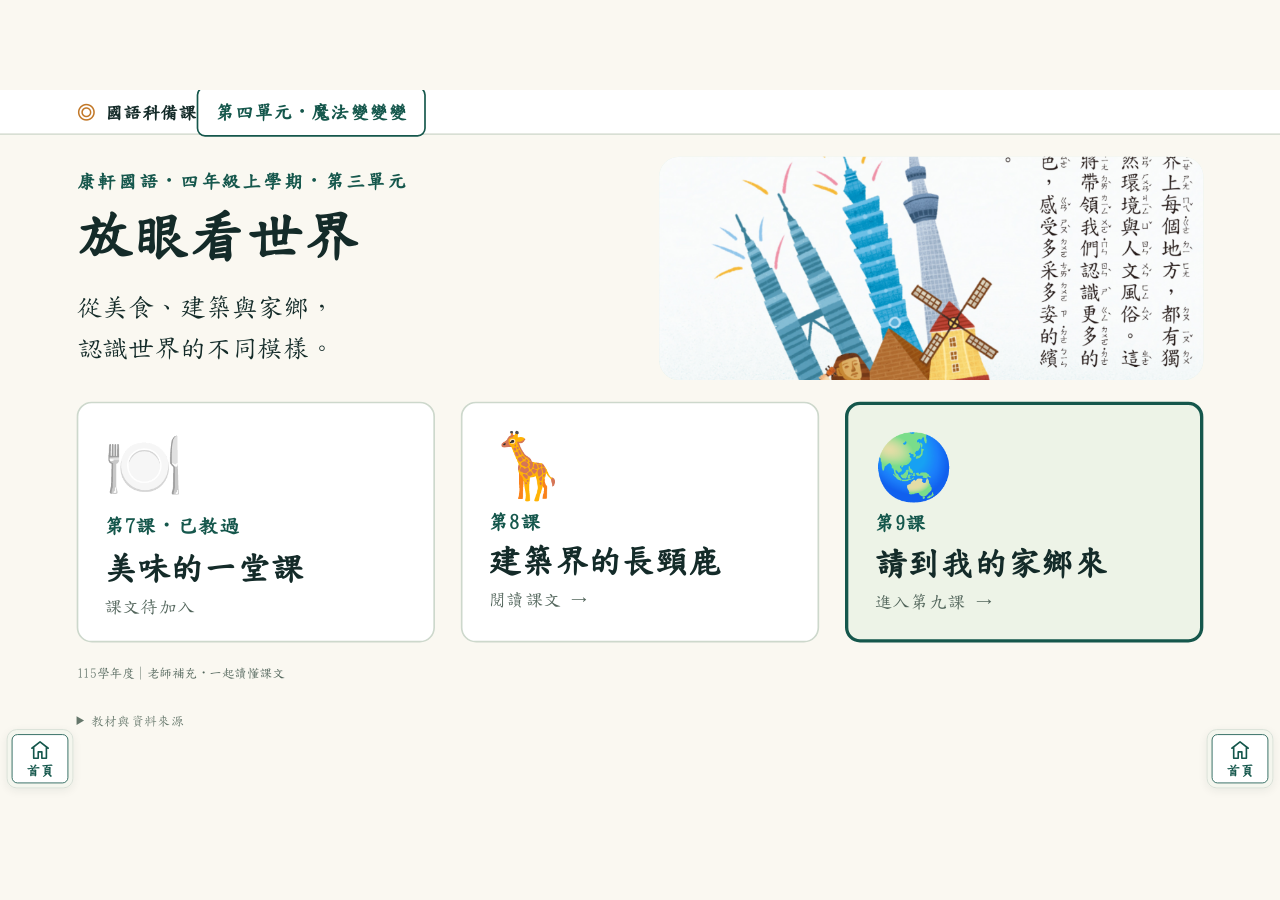
<file: index.html>
<!doctype html>
<html lang="zh-Hant">
<head>
<meta charset="utf-8">
<meta name="viewport" content="width=device-width,initial-scale=1">
<title>國語科備課｜放眼看世界</title>
<style>
*{box-sizing:border-box}
html,body{margin:0;width:100%;height:100%;overflow:hidden;background:#faf8f1}
#classroom{position:absolute;left:0;top:0;width:1536px;height:864px;border:0;transform-origin:top left;display:block}
</style>
</head>
<body>
<iframe id="classroom" title="國語科備課教學畫布" allow="clipboard-write" allowfullscreen src="about:blank"></iframe>
<script src="classroom-shell.js?v=22"></script>
</body>
</html>
</file>
<file: classroom-layout.css>
/* Keep type and touch targets at their teaching size; content uses the available width. */
:root{--sheet-width:1536px;--sheet-vw:calc(var(--sheet-width) / 100)}
@font-face{font-family:"Lesson Kai";src:url("edukai-5.1.ttf") format("truetype");font-display:swap;font-weight:400;font-style:normal}*{box-sizing:border-box}[hidden]{display:none!important} :root{--font-kai:"DFKai-SB","BiauKai","標楷體","Lesson Kai",serif;--green:#15574c;--ink:#142b29;--paper:#faf8f1;--gold:#c27828}body{width:auto;margin:0;background:var(--paper);color:var(--ink);font-family:var(--font-kai)}a{color:inherit;text-decoration:none}button{font:inherit;cursor:pointer}a,button{touch-action:manipulation}a:focus-visible,button:focus-visible{outline:5px solid #e69825;outline-offset:4px}header{position:sticky;top:0;z-index:10;height:clamp(74px,8vh,160px);padding:0 calc(var(--sheet-vw) * 4);display:flex;align-items:center;justify-content:space-between;border-bottom:2px solid #d8dfd4;background:#fff}.brand{font-size:clamp(20px,calc(var(--sheet-vw) * 1.7),42px);font-weight:800}.brand span{color:var(--gold);margin-right:12px}.toplinks{display:flex;gap:12px}.button,button{display:inline-flex;align-items:center;justify-content:center;min-height:56px;padding:.55em .9em;border:2px solid var(--green);border-radius:10px;background:white;color:var(--green);font-size:clamp(19px,calc(var(--sheet-vw) * 1.5),38px);font-weight:700}.button:hover,button:hover{background:#e7eee5}.primary{background:var(--green);color:white}.primary:hover{background:#227165}main{padding:3vh calc(var(--sheet-vw) * 4) 4vh}h1,h2,h3,p{margin:0}h1{font-size:clamp(40px,calc(var(--sheet-vw) * 4.3),110px);line-height:1.3;letter-spacing:.03em}h2{font-size:clamp(36px,calc(var(--sheet-vw) * 3.5),90px);line-height:1.35}h3{font-size:clamp(28px,calc(var(--sheet-vw) * 2.6),66px)}.kicker{font-size:clamp(19px,calc(var(--sheet-vw) * 1.5),38px);color:var(--green);font-weight:700;margin-bottom:1vh;letter-spacing:.08em}.sub{font-size:clamp(24px,calc(var(--sheet-vw) * 2),50px);line-height:1.6;margin-top:2vh}.hero{display:grid;grid-template-columns:1fr 1fr;align-items:center;gap:calc(var(--sheet-vw) * 3);margin-bottom:3vh}.hero-art{position:relative;height:31vh;overflow:hidden;border-radius:24px;background:#e0f0e5}.hero-art img{position:absolute;width:260%;max-width:none;left:-132%;top:-65%;}.cards{display:grid;grid-template-columns:repeat(3,1fr);gap:calc(var(--sheet-vw) * 2)}.card{display:block;border:2px solid #cdd8cc;background:white;border-radius:18px;padding:calc(var(--sheet-vw) * 2);transition:transform .15s}.card:hover{transform:translateY(-4px);border-color:var(--green)}.card.current{border:4px solid var(--green);background:#edf3e7}.card .number{font-size:clamp(18px,calc(var(--sheet-vw) * 1.6),40px);color:var(--green);font-weight:700}.card h2{font-size:clamp(30px,calc(var(--sheet-vw) * 2.6),66px);margin:1vh 0}.card p{font-size:clamp(18px,calc(var(--sheet-vw) * 1.4),34px);margin-top:1vh;color:#52655b}.icon{font-size:clamp(48px,calc(var(--sheet-vw) * 5),120px);display:block;margin-bottom:1vh}.lessonhead{display:flex;align-items:center;gap:calc(var(--sheet-vw) * 3);margin:2vh 0 4vh}.lessonhead .icon{background:#e5eedf;border-radius:24px;padding:calc(var(--sheet-vw) * 2);margin:0}.menu{display:grid;grid-template-columns:1fr 1fr;gap:calc(var(--sheet-vw) * 2);margin:3vh 0}.menu .card{padding:calc(var(--sheet-vw) * 2.3)}.menu h2{font-size:clamp(32px,calc(var(--sheet-vw) * 3),76px)}.list{display:flex;flex-wrap:wrap;gap:calc(var(--sheet-vw) * 1);margin-top:3vh}.board{font-size:clamp(30px,calc(var(--sheet-vw) * 2.7),70px);line-height:1.65;margin-top:3vh}.board p+p{margin-top:2.5vh}strong,mark{color:var(--green);font-weight:800}mark{background:#f5df9f;padding:0 .1em}.box{background:white;border:2px solid #d3dccf;border-radius:16px;padding:calc(var(--sheet-vw) * 2)}.two{display:grid;grid-template-columns:1fr 1fr;gap:calc(var(--sheet-vw) * 2)}.takeaway{background:#e6efdd;border-left:8px solid var(--green);padding:calc(var(--sheet-vw) * 1.4) calc(var(--sheet-vw) * 2);margin:2vh 0;font-size:clamp(32px,calc(var(--sheet-vw) * 3),76px);line-height:1.5}.example{border-top:2px solid #d3dccf;padding:2vh 0}.small{font-size:clamp(18px,calc(var(--sheet-vw) * 1.4),36px);color:#52655b;line-height:1.6}.photo{width:100%;height:48vh;object-fit:cover;border-radius:16px}.navbottom{display:flex;justify-content:space-between;gap:15px;margin-top:3vh}.paragraph-tabs{display:flex;gap:.8vw;flex-wrap:wrap;margin:2vh 0}.paragraph-tabs .active{background:var(--green);color:white}.text-meta{display:flex;justify-content:space-between;gap:calc(var(--sheet-vw) * 1);align-items:center}.text-meta h1{font-size:clamp(30px,calc(var(--sheet-vw) * 2.5),66px)}.vertical-board{display:flex;flex-direction:row-reverse;justify-content:flex-start;gap:calc(var(--sheet-vw) * 1.3);overflow-x:auto;background:white;border-top:3px solid var(--green);padding:2vh calc(var(--sheet-vw) * 1.5);min-height:61vh}.verse{writing-mode:vertical-rl;line-height:1.6;font-family:"DFKai-SB","BiauKai","標楷體","Lesson Kai",serif;font-size:clamp(30px,calc(var(--sheet-vw) * 3),76px);height:57vh;flex-shrink:0;letter-spacing:.06em;border-left:1px solid #e2e5dc;padding-left:calc(var(--sheet-vw) * 1);white-space:normal;line-break:strict}.lineno{font-family:var(--font-kai);font-size:.48em;color:#6a776f;text-combine-upright:all;display:inline-block;margin-bottom:1em;font-weight:700}.sources{margin-top:4vh;font-size:16px;color:#65776b;line-height:1.7}.sources a{text-decoration:underline}.empty{padding:5vh calc(var(--sheet-vw) * 3);border:2px dashed #a9bba8;border-radius:18px;margin:4vh 0}.empty p{font-size:clamp(26px,calc(var(--sheet-vw) * 2.5),64px);line-height:1.7}footer{font-size:clamp(14px,calc(var(--sheet-vw) * 1),26px);color:#52655b;margin-top:3vh} @media(max-width:700px){header{position:sticky;top:0;z-index:10;height:auto;padding:15px;gap:12px;flex-wrap:wrap}.toplinks{flex-wrap:wrap}.hero,.cards,.menu,.two{grid-template-columns:1fr}.hero-art{height:240px}.hero-art img{top:-40%}main{padding:24px 20px}.card{padding:24px}.lessonhead .icon{display:none}.board{font-size:28px}.box{padding:20px}.text-meta{display:block}.verse{font-size:30px;height:65vh}.vertical-board{gap:20px}.paragraph-tabs{gap:8px}.button,button{font-size:19px}.photo{height:40vh}}
.reading-mode header{height:54px;min-height:54px;padding:0 calc(var(--sheet-vw) * 2)}.reading-mode .brand{font-size:22px}.reading-mode .button,.reading-mode button{min-height:34px;padding:6px 14px;font-size:18px;border-radius:7px}.reading-mode main{height:calc(100dvh - 54px);padding:10px calc(var(--sheet-vw) * 2) 12px;display:flex;flex-direction:column;overflow:hidden}.reading-toolbar{display:flex;align-items:center;justify-content:space-between;gap:16px;flex-shrink:0;margin-bottom:8px;min-height:46px}.reading-toolbar h1{font-size:28px;letter-spacing:0;white-space:nowrap}.reading-toolbar .paragraph-tabs{margin:0;gap:8px}.reading-mode .vertical-board{flex:1;min-height:0;padding:8px calc(var(--sheet-vw) * 2) 4px;gap:1.2em;justify-content:center;overflow:auto;font-size:min(calc(var(--sheet-vw) * 5),calc((100dvh - 166px) / var(--chars)));border-top:2px solid var(--green)}.textbook-column{flex:none;display:flex;align-items:center;flex-direction:column}.reading-mode .lineno{writing-mode:horizontal-tb;display:block;font-size:18px;line-height:22px;height:26px;margin:0 0 4px;color:#65776b;font-family:var(--font-kai);align-self:stretch;text-align:center}.reading-mode .verse{font-size:inherit;line-height:1.6;letter-spacing:0;height:auto;padding:0;border:0;white-space:pre;flex:none;writing-mode:vertical-rl;font-family:"Songti TC","Noto Serif TC","PMingLiU",serif}.reading-mode .textbook-column:first-child .verse{text-indent:0}@media(max-width:850px){.reading-toolbar{flex-wrap:wrap;gap:4px}.reading-toolbar h1{font-size:22px}.reading-mode .brand{font-size:18px}.reading-mode .button,.reading-mode button{font-size:15px;padding:5px 8px;min-height:30px}.reading-mode .vertical-board{font-size:min(calc(var(--sheet-vw) * 6),calc((100dvh - 200px)/var(--chars)));gap:.6em}.reading-mode header{padding:5px calc(var(--sheet-vw) * 2);gap:4px}.reading-mode .toplinks{gap:5px}}

.reading-mode .reading-toolbar{min-height:40px;margin-bottom:6px}.paragraph-stack{flex:1;min-height:0;overflow-y:auto;scroll-snap-type:y proximity}.reading-mode .paragraph-stack .vertical-board{height:100%;min-height:100%;scroll-snap-align:start;overflow:visible;padding-right:3em;padding-left:3em;margin-bottom:24px}.textbook-column{position:relative}.paragraph-label{position:absolute;right:-.95em;top:0;writing-mode:vertical-rl;font-family:var(--font-kai);font-size:.65em;line-height:1.2;letter-spacing:.08em;color:var(--green);font-weight:700;white-space:nowrap}.reading-mode .paragraph-stack .vertical-board:last-child{margin-bottom:0}

.continuous-board{flex:1;min-height:0;display:flex;flex-direction:row-reverse;align-items:flex-start;justify-content:flex-start;gap:1.25em;padding:8px 12px 4px;border-top:2px solid var(--green);background:white;overflow-x:hidden;overflow-y:scroll}.paragraph-run{position:relative;display:flex;flex-direction:row-reverse;gap:.55em;padding-right:.95em;flex-shrink:0;min-height:100%;height:max-content;margin:0}.paragraph-run>.paragraph-label{right:0;top:0;font-size:.65em;line-height:1.2}.reading-mode .continuous-board .textbook-column{width:1.6em;flex-shrink:0}.reading-mode .continuous-board .verse{font-size:inherit;line-height:1.6;white-space:pre}.reading-pager{display:flex;gap:8px;align-items:center;flex-shrink:0;padding:8px 0 0}.reading-pager button:disabled{opacity:.35;cursor:default}.reading-pager .small{font-size:15px;margin-left:6px}.reading-mode .reading-toolbar{min-height:32px;margin-bottom:6px}.reading-mode main{padding-bottom:8px}

.reading-mode .continuous-board .lineno{font-size:.38em;line-height:1.2;height:auto;min-height:1.2em;margin-bottom:.15em}

.continuous-board{gap:.32em;overflow:hidden;scrollbar-gutter:auto;padding:8px 12px}.flow-column{position:relative;display:flex;flex-direction:column;align-items:center;width:1.12em;min-width:1.12em;flex:none;height:100%;font-family:"DFKai-SB","BiauKai","標楷體","Lesson Kai",serif;line-height:1}.flow-column.paragraph-start{padding-right:.38em;width:1.5em;min-width:1.5em}.flow-char{display:block;writing-mode:vertical-rl;text-orientation:mixed;width:1em;height:1em;min-height:1em;font-size:1em;line-height:1;text-align:center;white-space:pre;flex:none}.flow-indent{height:2em;min-height:2em;position:relative;width:1em;flex:none}.flow-number-slot{height:.45em;min-height:.45em;width:1em;display:flex;justify-content:center;align-items:center;flex:none}.inline-number{font-family:var(--font-kai);font-weight:700;font-size:.3em;line-height:1;color:#67766e;writing-mode:horizontal-tb}.flow-indent .inline-number{position:absolute;top:0;left:50%;transform:translateX(-50%)}.flow-paragraph-label{position:absolute;right:0;top:0;writing-mode:vertical-rl;font-family:var(--font-kai);font-size:.28em;line-height:1.2;font-weight:700;color:var(--green);white-space:nowrap}

.flow-column{display:grid;grid-template-rows:repeat(var(--reading-rows),minmax(0,1fr));align-items:center;justify-items:center;align-content:stretch}.flow-char{grid-row:span 1}.flow-indent{grid-row:span 2;height:100%;min-height:0;align-self:stretch}.flow-number-slot{grid-row:span 1;height:100%;min-height:0;align-self:stretch}.flow-indent .inline-number{top:0;line-height:1}.flow-paragraph-label{align-self:start;justify-self:end}

/* The text is the navigation map. Markers sit in the column gutter. */
.continuous-board{padding-right:52px}
.flow-cell{position:relative;grid-row:span 1;display:block;width:1em;height:1em;min-height:1em}
.flow-cell.annotated>.flow-char{color:var(--green)}
.reading-mode .annotation{position:absolute;right:-40px;top:5px;z-index:2;display:flex;width:34px;height:40px;min-height:40px;padding:0;border:2px solid #a7511c;border-radius:5px;background:#fff7df;color:#873e12;font-size:27px;line-height:1;writing-mode:horizontal-tb;font-weight:700}
.reading-mode .annotation:hover{background:#ffe4a3}
.annotation-key{display:flex;gap:13px;font-size:17px;white-space:nowrap;color:#52655b}
.annotation-key span{display:flex;gap:4px;align-items:center}.annotation-key b{border:1px solid #a7511c;border-radius:3px;color:#873e12;padding:1px 3px;background:#fff7df;font-weight:400}
#lesson-note{position:fixed;inset:0;width:calc(var(--sheet-vw) * 100);height:100dvh;max-width:none;max-height:none;margin:0;padding:0;border:0;color:var(--ink);background:var(--paper);font-family:var(--font-kai);overflow:hidden}
#lesson-note[open]{display:flex;flex-direction:column}#lesson-note::backdrop{background:#faf8f1}
.note-header{display:flex;align-items:center;justify-content:space-between;gap:20px;background:white;border-bottom:2px solid #d8dfd4;padding:12px calc(var(--sheet-vw) * 3);flex-shrink:0;font-size:26px}
#lesson-note .note-header button{font-size:26px;min-height:48px;padding:6px 20px}
.note-content{overflow:auto;flex:1;padding:24px calc(var(--sheet-vw) * 4) 32px}.note-content h1{font-size:clamp(42px,calc(var(--sheet-vw) * 4.3),110px)}
.note-tabs{display:flex;gap:12px;flex-wrap:wrap;margin:18px 0}.note-tabs button{font-size:clamp(22px,calc(var(--sheet-vw) * 1.8),42px);padding:7px 18px;min-height:42px}.note-content .board{margin-top:20px}.note-content .kicker{font-size:clamp(20px,calc(var(--sheet-vw) * 1.6),42px)}
@media(max-width:850px){.annotation-key{gap:7px;font-size:15px}.reading-mode .reading-toolbar{align-items:center;flex-wrap:wrap}.note-header{padding:10px 20px}.note-content{padding:20px}.note-content .two{grid-template-columns:1fr}}

/* Reachable controls on both sides of a classroom display. */
:root{--rail-width:clamp(66px,calc(var(--sheet-vw) * 5.2),116px);--rail-gap:12px}
body>header,.reading-mode header{height:54px;min-height:54px;padding:0 calc(var(--rail-width) + var(--rail-gap));position:static;justify-content:flex-start}
body>main,.reading-mode main{padding-left:calc(var(--rail-width) + var(--rail-gap));padding-right:calc(var(--rail-width) + var(--rail-gap))}
body>header .brand{font-size:22px}
.nav-rail{position:fixed;z-index:15;bottom:4.5dvh;display:flex;flex-direction:column;gap:8px;width:var(--rail-width);padding:5px;border:1px solid #d4ded4;border-radius:12px;background:#f4f6eff0;box-shadow:0 3px 12px #142b2912}
.nav-rail-left{left:8px}.nav-rail-right{right:8px}
.nav-rail .rail-control,.reading-mode .nav-rail .rail-control{display:flex;flex-direction:column;align-items:center;justify-content:center;gap:4px;min-height:clamp(58px,5.5dvh,110px);width:100%;padding:5px 2px;border:1.5px solid var(--green);border-radius:7px;color:var(--green);background:white;font-size:clamp(15px,calc(var(--sheet-vw) * 1.1),27px);line-height:1.1;font-weight:700;white-space:nowrap;font-family:var(--font-kai);touch-action:manipulation}
.nav-rail .rail-control:hover{background:#e8efe3}.nav-rail .rail-control:disabled{opacity:.3;cursor:default}
.rail-control svg{width:clamp(24px,calc(var(--sheet-vw) * 1.7),42px);height:clamp(24px,calc(var(--sheet-vw) * 1.7),42px);fill:none;stroke:currentColor;stroke-width:1.8;stroke-linecap:round;stroke-linejoin:round}
.rail-arrow{font-size:clamp(25px,calc(var(--sheet-vw) * 1.8),44px);line-height:1}
/* Reserve the 24px page number and its 5px padding before pagination. */
.reading-pager{justify-content:center;padding-top:5px;min-height:29px}.reading-pager .small{margin:0}
/* A floating explanation keeps the reading place visible underneath. */
#lesson-note{inset:auto 0 4dvh;width:calc(100% - 2 * (var(--rail-width) + var(--rail-gap)));height:78dvh;max-height:78dvh;max-width:none;margin:0 auto;border:2px solid #557a6e;border-radius:20px;box-shadow:0 18px 70px #102b2955;overflow:hidden;background:var(--paper)}
#lesson-note::backdrop{background:rgb(20 43 41 / 22%);backdrop-filter:blur(7px);-webkit-backdrop-filter:blur(7px)}
#lesson-note .note-header{padding:10px calc(var(--sheet-vw) * 2.5);font-size:clamp(20px,calc(var(--sheet-vw) * 1.7),42px);min-height:0;border-bottom:1px solid #d8dfd4}
#lesson-note .note-content{padding:18px calc(var(--sheet-vw) * 2.5) 24px;min-height:0;overscroll-behavior:contain}
#lesson-note .note-content h1{font-size:clamp(38px,calc(var(--sheet-vw) * 3.8),100px)}
.note-footer{display:flex;align-items:center;justify-content:space-between;gap:14px;flex-shrink:0;padding:10px 18px;background:white;border-top:1px solid #d8dfd4}
#lesson-note .note-tabs{margin:0;gap:10px;flex-wrap:wrap}
#lesson-note .note-tabs button{font-size:clamp(22px,calc(var(--sheet-vw) * 1.8),42px);min-height:50px;padding:8px 15px}
#lesson-note .note-close{flex:none;display:flex;align-items:center;justify-content:center;width:clamp(60px,calc(var(--sheet-vw) * 4.5),100px);height:clamp(60px,calc(var(--sheet-vw) * 4.5),100px);min-height:60px;padding:0;border:2px solid var(--green);border-radius:9px;font-size:clamp(44px,calc(var(--sheet-vw) * 3.5),76px);line-height:1;color:var(--green);background:#edf3e7}
#lesson-note .note-close:hover{background:#dce9d4}
@media(max-width:700px){:root{--rail-width:56px;--rail-gap:8px}.nav-rail{padding:3px;gap:6px}.nav-rail .rail-control,.reading-mode .nav-rail .rail-control{font-size:13px;min-height:56px}.annotation-key{font-size:13px;gap:5px}.reading-mode .reading-toolbar h1{font-size:20px}#lesson-note{width:calc(var(--sheet-vw) * 94);height:84dvh;max-height:84dvh;bottom:3dvh;border-radius:14px}#lesson-note .note-content{padding:16px}#lesson-note .note-content h1{font-size:34px}#lesson-note .note-tabs button{font-size:18px;padding:6px 8px}.note-footer{padding:8px;gap:8px}.note-close{width:60px}}
</file>
<file: ink.css>
/* Touch handwriting and mirrored, reachable controls. */
.continuous-board,.note-paper{position:relative;isolation:isolate}
.ink-layer{position:absolute;left:0;top:0;z-index:4;overflow:hidden;pointer-events:none;user-select:none;-webkit-user-select:none}
.ink-layer.ink-active{pointer-events:auto;touch-action:pinch-zoom;cursor:crosshair}
.ink-layer.ink-erase{cursor:cell}
.ink-layer path{fill:none;stroke-linecap:round;stroke-linejoin:round;pointer-events:none}
.nav-rail{gap:5px;bottom:3dvh}
.nav-rail .rail-control,.reading-mode .nav-rail .rail-control{min-height:clamp(48px,5dvh,92px);gap:2px}
.ink-tool-symbol{font-size:24px;line-height:1}
.ink-selected{background:#ffe7ae!important;border-color:#9e5416!important;color:#70370e!important}
.note-middle{display:flex;flex:1;min-height:0;gap:4px}
#lesson-note .note-content{padding:16px calc(var(--sheet-vw) * 1) 22px;min-width:0}
.note-paper{min-height:100%;padding:2px 0 14px}
.note-tools{flex:none;width:clamp(60px,calc(var(--sheet-vw) * 4.6),100px);display:flex;flex-direction:column;justify-content:flex-end;gap:7px;padding:8px 4px}
.note-tools .rail-control{display:flex;flex-direction:column;gap:3px;width:100%;font-size:clamp(15px,calc(var(--sheet-vw) * 1.1),26px);min-height:58px;padding:5px 2px;line-height:1.1}
.note-controls{display:flex;align-items:center;gap:10px;min-width:0}
.note-controls-right{flex-direction:row-reverse}
#lesson-note .note-tabs{flex-wrap:wrap;gap:8px}
#lesson-note .note-tabs button{font-size:clamp(18px,calc(var(--sheet-vw) * 1.6),38px);padding:8px 10px}
#lesson-note .note-footer{gap:18px;padding:10px}
.ink-panel{position:fixed;z-index:50;bottom:4dvh;width:320px;max-width:calc(calc(var(--sheet-vw) * 100) - 24px);background:#fffdf7;color:var(--ink);border:2px solid var(--green);border-radius:14px;padding:14px;box-shadow:0 12px 42px #142b2940;font-family:var(--font-kai)}
.ink-panel.left{left:calc(var(--rail-width) + 10px)}.ink-panel.right{right:calc(var(--rail-width) + 10px)}
#lesson-note .ink-panel{position:absolute;bottom:100px;max-height:calc(100% - 115px);overflow:auto}
#lesson-note .ink-panel.left{left:65px}#lesson-note .ink-panel.right{right:65px}
.ink-panel h2{font-size:25px;margin:0 0 10px;line-height:1.3}
.ink-panel p{font-size:17px;line-height:1.5;margin:9px 0}
.ink-panel button,.reading-mode .ink-panel button{font-size:20px;min-height:48px;padding:7px 10px;border-radius:8px}
.ink-panel .ink-grid{display:grid;grid-template-columns:1fr 1fr;gap:8px;margin-bottom:12px}
.ink-panel .ink-colors{display:flex;gap:10px;margin:10px 0}
.ink-panel .ink-colors button{width:48px;height:48px;min-height:48px;padding:4px}
.ink-swatch{width:28px;height:28px;border-radius:50%;border:2px solid #fff;box-shadow:0 0 0 1px #777}
.ink-panel .ink-full{width:100%;margin-top:8px}
.ink-panel button:disabled{opacity:.35;cursor:default}
.ink-panel .ink-status{font-size:17px;min-height:1.5em;color:#426257}
.ink-mode-banner{position:fixed;z-index:20;bottom:8px;left:50%;transform:translateX(-50%);border-radius:12px;box-shadow:0 3px 18px #0003;background:#fff4d7}
.reading-mode .ink-mode-banner{font-size:21px;min-height:48px;padding:8px 18px}
#lesson-note .ink-mode-banner{position:absolute;bottom:100px;z-index:6;font-size:20px;min-height:46px}
.ink-toast{position:fixed;z-index:60;bottom:12px;left:50%;transform:translateX(-50%);max-width:min(600px,calc(var(--sheet-vw) * 85));background:#173f38;color:white;padding:12px 20px;border-radius:10px;font-size:20px;line-height:1.4;pointer-events:none;text-align:center}
#lesson-note .ink-toast{position:absolute;bottom:100px}
@media(max-width:1000px){#lesson-note .note-close{width:50px;min-height:50px;height:50px;font-size:40px}#lesson-note .note-tabs button{font-size:17px;min-height:44px;padding:6px}.note-controls{gap:5px}#lesson-note .note-footer{gap:8px}.note-tools{width:58px}.note-tools .rail-control{font-size:14px;min-height:52px}}
@media(max-height:650px){.nav-rail .rail-control,.reading-mode .nav-rail .rail-control{min-height:43px;font-size:13px}.nav-rail{gap:3px;bottom:10px}.rail-control svg{width:20px;height:20px}.ink-tool-symbol{font-size:20px}.ink-panel{bottom:12px;max-height:calc(100dvh - 28px);overflow:auto}}
@media(max-width:600px){.note-controls{flex-direction:column!important;align-items:stretch}.note-controls-right .note-close{align-self:flex-end}#lesson-note .note-footer{align-items:flex-end}.ink-panel{width:270px}.ink-panel.left{left:65px}.ink-panel.right{right:65px}#lesson-note .ink-panel.left{left:6px}#lesson-note .ink-panel.right{right:6px}}
/* One-tap pen and direct undo/redo on both sides. */
[data-ink-action="paint"]{touch-action:none;user-select:none;-webkit-user-select:none;-webkit-touch-callout:none}
[data-ink-action].ink-selected{background:var(--green)!important;color:white!important;border-color:var(--green)!important;box-shadow:inset 0 0 0 2px #fff4}
.note-tools .rail-control:disabled{opacity:.3;cursor:default}
/* Press-and-hold green light; no pointer overlay when the hand is lifted. */
.continuous-board,.note-paper{touch-action:pinch-zoom;user-select:none;-webkit-user-select:none;-webkit-touch-callout:none}
.light-pen-layer{position:absolute;left:0;top:0;z-index:5;pointer-events:none}
.light-pen-held,.light-pen-held *{cursor:none!important}

/* Transparent marker strokes stay readable over lesson text. */
.ink-layer path.ink-highlight{opacity:.32;mix-blend-mode:multiply;stroke-linecap:butt}
.ink-panel .ink-wide{grid-column:1 / -1}
</file>
<file: lesson9.css>
/* Lesson 9 shares the classroom typeface, rails and 85px text of Lesson 8. */
.lesson9-catalogue{margin:0;padding-top:1vh}
.lesson9-catalogue>h1{font-size:clamp(38px,calc(var(--sheet-vw) * 4.2),90px)}
.lesson9-menu{display:grid;grid-template-columns:repeat(3,minmax(0,1fr));gap:22px;margin:28px 0}
.lesson9-menu .card{position:relative;min-height:205px;padding:24px 28px}
.lesson9-menu .card h2{font-size:clamp(30px,calc(var(--sheet-vw) * 2.7),64px);margin:18px 0 8px}
.lesson9-menu .card p{font-size:clamp(20px,calc(var(--sheet-vw) * 1.6),36px)}
.lesson9-card-icon{float:right;font-size:54px;line-height:1;color:var(--green)}
.lesson9-source{font-size:19px;color:#65776b}
.lesson9-board{display:block;padding:0;font-size:85px;overflow:hidden}
.lesson9-cell{position:absolute;display:flex;align-items:flex-start;justify-content:center;min-height:0;z-index:1}
.lesson9-study-band,.lesson9-study-label{position:absolute;pointer-events:none}
.lesson9-study-band{z-index:0;border-radius:3px;background:var(--study-fill);box-shadow:0 0 5px var(--study-fill)}
.lesson9-study-label{z-index:2;box-sizing:border-box;width:24px;height:134px;padding:6px 0;border:1px solid var(--study-color);border-radius:13px;background:#fff;color:var(--study-color);font-size:21px;line-height:22px;writing-mode:vertical-rl;text-orientation:upright;text-align:center;letter-spacing:0}
.lesson9-board .rhetoric{--study-fill:#d7efef;--study-color:#129ea8}
.lesson9-board .cause{--study-fill:#fee1e8;--study-color:#ec4c83}
.lesson9-cell .flow-char{font-size:85px}
.lesson9-cell .learning-word{color:#005ead}
.lesson9-cell button.flow-char{appearance:none;border:0;border-radius:0;padding:0;margin:0;background:transparent;font-family:inherit;font-weight:inherit;min-width:0;box-sizing:content-box;cursor:pointer;touch-action:manipulation}
.lesson9-cell button.flow-char:hover{background:#d9edff80}
.lesson9-cell button.flow-char:focus-visible{outline:3px solid #005ead;outline-offset:1px}
.lesson9-board .lesson9-red-arrow{position:absolute;left:-27px;top:14px;z-index:3;display:flex;align-items:center;justify-content:center;width:34px;height:48px;min-height:0;padding:0;border:0;border-radius:4px;background:transparent;touch-action:manipulation}
.lesson9-red-arrow svg{flex:none;width:30px;height:28px;fill:#f04435;filter:drop-shadow(0 0 1px white)}
.lesson9-red-arrow:hover,.lesson9-red-arrow:focus-visible{background:#ffe7df;outline:2px solid #ee4936}
.lesson9-board .lesson9-reading-link{position:absolute;left:-28px;top:4px;z-index:4;display:flex;align-items:center;justify-content:center;box-sizing:border-box;width:29px;height:64px;min-width:0;min-height:0;padding:5px 2px;margin:0;border:1.5px solid #15574c;border-radius:7px;background:#edf7f0;color:#15574c;font-family:inherit;font-size:24px;font-weight:400;line-height:1;letter-spacing:2px;writing-mode:vertical-rl;text-orientation:upright;white-space:nowrap;cursor:pointer;touch-action:manipulation}
.lesson9-board .lesson9-reading-link.video{border-color:#aa5415;color:#99480d;background:#fff3dc}
.lesson9-board .lesson9-reading-link.on-right{left:auto;right:-24px}
.lesson9-board .lesson9-reading-link:hover{background:#d6eadd}
.lesson9-board .lesson9-reading-link.video:hover{background:#ffe5b0}
.lesson9-board .lesson9-reading-link:focus-visible{outline:3px solid #e69825;outline-offset:2px}
.lesson9-cell.flow-number-slot{align-items:center}
.lesson9-cell.flow-indent .flow-paragraph-label{right:-22px;top:0;font-size:25px;line-height:1.15}
.lesson9-cell.flow-indent .inline-number{top:0}
.country-gallery{position:absolute;display:flex;flex-direction:column;gap:8px;background:#fff;overflow:hidden;font-size:24px;border-top:2px solid #d0dcd0;padding-top:8px}
.country-gallery-title{font-size:26px;line-height:1.1;color:var(--green);flex:none}
.country-pictures{display:grid;grid-template-columns:1fr 1fr;grid-template-rows:1fr 1fr;gap:10px;flex:1;min-height:0}
.country-picture{margin:0;min-width:0;min-height:0;display:flex;flex-direction:column;gap:4px}
.country-picture svg{display:block;flex:1;min-height:0;width:100%;overflow:hidden}
.country-picture figcaption{font-size:clamp(17px,calc(var(--sheet-vw) * 1.3),29px);line-height:1.1;flex:none;text-align:center}
.lesson9-board .lesson9-picture-link{display:flex;flex:1;min-height:0;min-width:0;padding:0;margin:0;border:0;border-radius:5px;background:transparent;overflow:hidden;touch-action:manipulation}
.country-picture figcaption button{display:block;width:100%;padding:0;border:0;border-radius:0;font:inherit;line-height:inherit;color:inherit;background:transparent;text-align:center;touch-action:manipulation}
.lesson9-picture-link:hover,.lesson9-picture-link:focus-visible{outline:3px solid #197c75;outline-offset:-3px}
.country-picture figcaption button:hover{text-decoration:underline}
#lesson-note.lesson9-note .note-content{overflow-y:scroll;scrollbar-gutter:stable;scrollbar-width:auto;scrollbar-color:#6c8b7d #eef1e8;touch-action:pan-y pinch-zoom}
#lesson-note.lesson9-note .note-content::-webkit-scrollbar{width:18px}
#lesson-note.lesson9-note .note-content::-webkit-scrollbar-thumb{background:#6c8b7d;border:4px solid #eef1e8;border-radius:10px}
#lesson-note.lesson9-note .note-content::-webkit-scrollbar-track{background:#eef1e8}
.lesson9-note .note-paper{touch-action:pan-y pinch-zoom}
.lesson9-note .board{font-size:clamp(30px,calc(var(--sheet-vw) * 2.7),70px);line-height:1.65}
.lesson9-note .board h3{font-size:1em;color:var(--green);margin:1em 0 .35em}
.lesson9-note .board p{margin:.55em 0}
.lesson9-pronunciation{color:#005ead;letter-spacing:.05em}
.lesson9-example>span{color:#a95b13}
.lesson9-note-sources{margin-top:1.5em;font-size:clamp(18px,calc(var(--sheet-vw) * 1.35),30px);line-height:1.6;border-top:1px solid #ccd9cc;padding-top:12px}
.lesson9-note-sources summary{cursor:pointer;min-height:44px}
.lesson9-note-sources a{color:#176d73;overflow-wrap:anywhere}
.lesson9-note-picture{float:right;width:min(44%,540px);margin:0 0 24px 30px;break-inside:avoid}
.lesson9-note-picture svg{display:block;width:100%;height:230px;max-height:30vh}
.lesson9-note-picture figcaption{text-align:center;font-size:.65em;line-height:1.3}
.lesson9-note .board::after{content:"";display:block;clear:both}
.lesson9-glyph-list{display:grid;gap:14px}
.lesson9-glyph-card{display:grid;grid-template-columns:minmax(160px,.45fr) 1fr;align-items:center;gap:24px;border-bottom:1px solid #d7dfd1;padding:12px 8px}
.lesson9-glyph-card .lesson9-glyph{display:flex;flex-direction:column;align-items:center;line-height:1.15;margin:0;color:#005ead}
.lesson9-glyph>span{font-size:clamp(76px,calc(var(--sheet-vw) * 7),150px)}
.lesson9-glyph small{font-size:.75em;margin-top:8px}
.lesson9-glyph-card h3{margin:0!important}
.lesson9-glyph-card p{font-size:.82em}
.lesson9-return-hint{font-size:clamp(18px,calc(var(--sheet-vw) * 1.3),30px);color:#65776b}
@media(max-width:700px){.lesson9-note-picture{float:none;width:100%;margin:0 0 20px}.lesson9-glyph-card{grid-template-columns:100px 1fr;gap:12px}.lesson9-return-hint{font-size:15px}.lesson9-note .board{font-size:28px}}
.country-picture.wide{grid-column:1/-1}
.country-pictures.count-3:not(:has(.wide)) .country-picture:first-child{grid-row:1/3}
[data-lesson-menu]{font-weight:700}
@media(max-width:900px){.lesson9-menu{grid-template-columns:1fr 1fr;gap:14px}.lesson9-menu .card{padding:20px;min-height:185px}.lesson9-source{font-size:15px}}
@media(max-width:600px){.lesson9-menu{grid-template-columns:1fr}.lesson9-card-icon{font-size:42px}.country-gallery-title{font-size:19px}.country-picture figcaption{font-size:14px}.country-pictures{gap:5px}.lesson9-source{display:none}}
.lesson9-practice-toolbar{flex-wrap:wrap}
.lesson9-practice-toolbar p{margin:0 auto 0 0;font-size:clamp(17px,calc(var(--sheet-vw) * 1.65),30px);color:#364d40}
.reading-mode .practice-note-link{min-height:44px;border:1.5px solid #15574c;background:#edf7f0;color:#15574c;font:inherit;font-size:clamp(19px,calc(var(--sheet-vw) * 1.4),27px)}
.practice-note-link:hover,.practice-note-link:focus-visible{background:#d6eadd}
.lesson9-practice .flow-char{font-family:var(--font-kai);font-weight:400}
.lesson9-practice .practice-heading{color:#15574c}
.lesson9-practice .practice-heading .flow-char{background:#edf5ee;border-radius:8px}
.lesson9-practice .practice-term{color:#005ead}
.lesson9-practice[data-practice="words"] .practice-term.term-1{color:#76415c}
.lesson9-practice[data-practice="revise"] .practice-term .flow-char{color:#a42a24;background:#fff1ed;box-sizing:border-box;border:2px solid #bb3f34;border-radius:8px}
/* Leave room on the right of the first column for its vertical pronunciation. */
.lesson9-practice[data-practice="recognize"] .flow-cell{transform:translateX(-18px)}
.practice-zhuyin{position:absolute;inset:4px auto auto calc(100% + 2px);color:#005ead;font:24px/1.05 var(--font-kai);writing-mode:vertical-rl;text-orientation:upright}
.practice-picture{position:absolute;left:0;margin:0;padding:12px;box-sizing:border-box;display:grid;place-items:center}
.practice-picture.side{top:0;height:100%}
.practice-picture.bottom{bottom:0;width:100%}
.practice-picture img{display:block;max-width:100%;max-height:100%;object-fit:contain;border-radius:10px;image-rendering:auto}
.practice-picture.side img{max-height:min(70dvh,310px)}
.practice-picture.bottom img{max-height:88px}
@media(max-width:700px){.lesson9-practice-toolbar{gap:6px 10px}}
.practice-item-label{margin-inline-start:.6em;color:#65776b;font-size:.74em}
.practice-picture img{width:100%;height:100%}
.practice-picture img[src$="word-mascot.webp"]{width:min(100%,150px)}
.practice-picture img[src$="dike.webp"],.practice-picture img[src$="nomination.webp"],.practice-picture img[src$="heading.webp"]{width:min(100%,230px)}

.lesson9-practice[data-practice="revise"] .term-continues-from .flow-char{border-top-color:transparent;border-top-left-radius:0;border-top-right-radius:0}
.lesson9-practice[data-practice="revise"] .term-continues-to .flow-char{border-bottom-color:transparent;border-bottom-left-radius:0;border-bottom-right-radius:0}

.lesson9-practice .practice-intro{position:absolute;z-index:1;inset:0 0 auto;margin:0;padding:8px 12px;box-sizing:border-box;background:#edf6ef;color:#174e40;font:700 clamp(25px,calc(var(--sheet-vw) * 2.6),48px)/1.24 var(--font-kai);text-align:center}
.lesson9-practice .practice-intro.vertical{inset:0 0 0 auto;writing-mode:vertical-rl;text-orientation:mixed;padding:14px 9px;text-align:start;border-left:1px solid #c7d9ca}
.lesson9-practice[data-practice] .practice-heading .flow-char{background:linear-gradient(90deg,transparent 5%,#ffed66 5% 95%,transparent 95%);border-radius:0}

/* Give the reclaimed header space to the board before the reader paginates it. */
body.teaching-page > header{display:none}
.teaching-page > main{padding-top:4px}
.teaching-page.reading-mode > main{height:100dvh}
.teaching-page .continuous-board{border-top:0}
.teaching-page > main > .empty:first-child{margin-top:0}
.practice-item-label:empty{display:none}
</file>
<file: lesson10.css>
.unit4-hero {
  min-height: 385px;
  background: linear-gradient(90deg,#faf8f1 36%,#faf8f100 74%), url(unit4-world.webp) right center / auto 100% no-repeat, #faf8f1;
}
.unit4-hero > div { max-width: min(690px, 66%); }
.unit4-hero .sub { line-height: 1.55; }
.unit4-icon { position:absolute; top:15px; right:20px; width:80px; height:49px; object-fit:contain; }
.unit4-cards .card { position:relative; }
.unit4-cards h2 mark { color: inherit; background: linear-gradient(transparent 24%, #ffe468 24% 89%, transparent 89%); }
.unit4-cards .button { margin-top: 12px; }
.unit4-cards article.card:hover { transform: none; }
.lesson10-reader {
  display: block;
  position: relative;
  overflow: hidden;
  padding: 0;
  background-color: #fffdf6;
  background-repeat: no-repeat;
  font-size: 85px;
  container-type: size;
}
.lesson10-reader.art-city {
  background-image: linear-gradient(270deg,#fffdf5 17%,#fffdf5dd 56%,#fffdf510 100%),url(lesson10-city.webp);
  background-size: 100% 100%, auto 100%;
  background-position: left bottom;
}
.lesson10-reader.art-moon {
  background-image: linear-gradient(270deg,#fffce6 39%,#fffce600 82%),url(lesson10-moon.webp),url(lesson10-city.webp);
  background-position: center,left top,left bottom;
  background-size: 100% 100%,auto 68%,100% auto;
}
.lesson10-reader.art-carpet {
  background-image: linear-gradient(270deg,#f8fcff 35%,#f8fcff33 87%),url(lesson10-carpet.webp);
  background-position: center,left bottom;
  background-size: 100% 100%,auto 48%;
}
.lesson10-reader.art-cave {
  background-image: linear-gradient(270deg,#fff8e2 28%,#fff8e2ee 57%,#fff8e22b 100%),url(lesson10-cave.webp);
  background-position: center,left bottom;
  background-size: 100% 100%,auto 99%;
}
.lesson10-reader.art-genie {
  background-image: linear-gradient(270deg,#fffef9 34%,#fffef9de 60%,#fffef920),url(lesson10-genie.webp);
  background-position: center,left bottom;
  background-size: 100% 100%,auto 64%;
}
.lesson10-reader.art-finale {
  background-image: linear-gradient(270deg,#fff8f5 32%,#fff8f500 86%),url(lesson10-finale.webp);
  background-position: center,left bottom;
  background-size: 100% 100%,auto 86%;
}
.lesson10-verse, .story-copy {
  position: relative;
  z-index: 1;
  display: flex;
  flex-direction: row-reverse;
  align-items: flex-start;
  justify-content: flex-start;
  height: 100%;
  padding: 16px 16px 10px;
}
.lesson10-verse {
  --verse-font: min(85px, 9.05cqh, 9cqw);
  gap: max(3px, 1.275cqw);
  font-size: var(--verse-font);
}
.verse-line { position:relative; flex:none; display: flex; flex-direction: column; align-items: center; }
.lesson10-media {
  position: absolute;
  right: calc(100% + 2 * var(--verse-font));
  top: calc(.42 * var(--verse-font));
  display: flex;
  flex-direction: column;
  align-items: center;
  gap: 12px;
}
.lesson10-media a, .reading-mode .lesson10-media button {
  writing-mode: vertical-rl;
  white-space: nowrap;
  padding: 9px 7px;
  border: 2px solid #44685b;
  border-radius: 8px;
  background: #fff5d0;
  color: #204b3e;
  font: 400 30px/1.15 var(--font-kai);
  text-decoration: none;
}
.lesson10-media :is(a,button):is(:hover,:focus-visible) { background: #ffe48a; }
.verse-line small { font: 600 .29em/1.45 system-ui, sans-serif; color: #4d655c; }
.verse-text, .story-copy p, .lesson10-verse h2, .story-copy h2 { writing-mode: vertical-rl; margin: 0; }
.verse-text { line-height: 1.02; letter-spacing: 0; }
.lesson10-verse h2, .story-copy h2 { font-size: 28px; color: #344f44; }
.lesson10-verse h2 { order: -1; margin: 35px 0 0; }
.art-genie .lesson10-verse { --verse-font: min(85px, 8.35cqh, 9cqw); }
.verse-text .learning-word {
  background: none;
  border: 0;
  min-height: 0;
  margin: 0;
  padding: 0;
  color: #005ead;
  font: inherit;
  line-height: inherit;
  border-radius: 3px;
  display: inline;
}
.verse-text .learning-word:hover, .verse-text .learning-word:focus-visible { background: #e0eefc; }
.story-copy { font-size: min(85px, 11.7cqh, 6.45cqw); gap: 16px; }
.story-copy h2 { flex: none; background: #fff0ae; padding: 18px 5px; border-radius: 8px; }
.story-copy p { height: 100%; text-indent: 2em; line-height: 1.12; text-align: justify; }
.lesson10-practice { font-size: 38px; line-height: 1.45; }
.lesson10-practice h1 { margin-bottom: 12px; }
.lesson10-practice .practice-lead { font-weight: bold; color: #344f44; }
.lesson10-practice .stroke-chart { display:block; height: 690px; max-width:100%; object-fit:contain; margin:auto; }
.lesson10-practice.vertical-practice {
  writing-mode: vertical-rl;
  box-sizing: border-box;
  height: calc(100dvh - 86px);
  width: 100%;
  padding: 14px 18px;
  overflow: auto;
  font: 400 48px/1.20 var(--font-kai);
  line-break: strict;
}
.vertical-practice h1 {
  margin: 0 0 0 20px;
  font: 700 66px/1.1 var(--font-kai);
  color: var(--green);
}
.vertical-practice p { margin: 0 0 0 16px; }
.vertical-practice .practice-lead { padding-left: 12px; border-left: 2px solid #cbd9ca; }
.lesson10-glyphs {
  display: flex;
  flex-direction: column;
  gap: 5px;
  padding: 10px 14px;
  margin-left: 16px;
  background: #f8ecd2;
  border-radius: 8px;
  writing-mode: horizontal-tb;
  font: 400 58px/1 var(--font-kai);
}
.lesson10-glyphs .vocab-zhuyin { font-size: 18px; }
.lesson10-practice.practice-words { font-size: 44px; }
.lesson10-word-definitions {
  display: flex;
  flex-direction: column;
  gap: 9px;
  padding: 0 10px;
}
.lesson10-word-definitions p { padding-right: 8px; border-right: 2px solid #cbd9ca; }
.vertical-practice .button { align-self: flex-start; margin-left: 16px; padding: 13px 8px; font-size: 32px; }
.lesson10-listening-art { display: block; height: 100%; width: auto; max-width: 490px; object-fit: contain; }
.visually-hidden { position:absolute; width:1px; height:1px; clip-path:inset(50%); overflow:hidden; }

.lesson10-media button {
  position: absolute;
  top: 0;
  right: calc(100% + 12px);
  cursor: pointer;
}
#middle-east-video {
  position: fixed;
  inset: 0;
  box-sizing: border-box;
  width: calc(100% - 24px);
  height: calc(100dvh - 24px);
  max-width: none;
  max-height: none;
  margin: auto;
  padding: 0;
  overflow: hidden;
  border: 2px solid #526b61;
  border-radius: 14px;
  background: #0c1718;
  color: #fff;
}
#middle-east-video[open] { display: grid; grid-template-rows: minmax(0,1fr) auto; }
#middle-east-video::backdrop { background: #15282588; backdrop-filter: blur(7px); }
#middle-east-video video { display: block; width: 100%; height: 100%; object-fit: contain; }
.middle-east-toolbar { display: flex; align-items: center; justify-content: space-between; gap: 18px; padding: 7px 12px; }
.middle-east-toolbar h2 { color: #fff; font-size: 24px; margin: 0; }
#middle-east-video button { cursor: pointer; min-height: 46px; }
#middle-east-video [data-video-close] { font: 36px/1 system-ui,sans-serif; min-width: 56px; padding: 0 10px; }
#middle-east-video [data-video-error] { position: absolute; inset: 35% 12% auto; padding: 25px; background: #182c29; text-align: center; font-size: 30px; }

/* Extra space between vertical columns accommodates individually positioned tones. */
.lesson-reading { ruby-position: over; }
.lesson-reading rt { font-size: .40em; font-weight: 400; color: #315b68; }
.zhuyin-vertical {
  display: inline-block;
  position: relative;
  inline-size: 1em;
  block-size: 1.39em;
  vertical-align: baseline;
  text-indent: 0;
}
.zhuyin-vertical .vocab-glyph {
  position: relative;
  display: block;
  inline-size: 1em;
  block-size: 1.39em;
  min-height: 0;
  line-height: 1.08;
  text-align: center;
}
.zhuyin-vertical .vocab-zhuyin {
  position: absolute;
  writing-mode: horizontal-tb;
  top: 50%;
  right: 0;
  width: 1.35em;
  margin: 0;
  transform: translateY(-50%);
  font-size: .29em;
}
.zhuyin-vertical .vocab-tone, .zhuyin-vertical .vocab-neutral { font-size: .86em; }
.lesson10-verse { --verse-font: min(74px, 8.82cqh, 6.3cqw); }
.art-genie .lesson10-verse { --verse-font: min(69px, 8.1cqh, 6.3cqw); }
.verse-text { line-height: 1.435; }
.story-copy { font-size: min(65px, 9.8cqh, 5cqw); }
.story-copy p { line-height: 1.99; }
.vertical-practice { line-height: 1.44; }
.lesson10-practice.vertical-practice { font-size: 46px; line-height: 1.465; }
#lesson-note .vertical-vocab-card p { line-height: 1.495; }
#lesson-note .vertical-vocab-card h3 { line-height: 1.465; }
.zhuyin-vertical .vocab-glyph > span:first-child {
  position: absolute;
  top: 0;
  left: 0;
  width: 1em;
  height: 1em;
}
.zhuyin-vertical .vocab-zhuyin { right: .025em; width: 1.19em; }
.lesson10-practice.practice-words { font-size: 39px; }

.study-term,.shape-anchor { position: relative; }
.study-term { display: inline-block; white-space: nowrap; text-indent: 0; }
.study-blue { color: #005ead; }
.study-term .study-outline {
  position: absolute;
  inset: 0 -9px 0 -3px;
  min-height: 0;
  width: auto;
  height: auto;
  padding: 0;
  border: 4.5px solid #b22526;
  border-radius: 9px;
  background: transparent;
  cursor: pointer;
  z-index: 2;
}
.study-term .study-outline:hover,.study-term .study-outline:focus-visible { background: #ffee8140; outline: 2px solid #916056; }
.study-number,.study-extra {
  position: absolute;
  z-index: 3;
  color: #b22526;
  pointer-events: none;
}
.study-number { writing-mode: horizontal-tb; top: -.64em; left: calc(100% + 15px); transform: scaleX(.65); transform-origin: left; font: 700 .75em/1 system-ui,sans-serif; }
.verse-line:has(.study-term) { margin-right: .65em; }
.verse-line:has(.study-extra) { margin-right: 1.03em; }
.verse-line:has(.shape-trigger) { margin-left: .24em; }
.verse-line .study-extra {
  bottom: .02em;
  left: calc(100% + .30em);
  writing-mode: horizontal-tb;
  padding: .08em .07em;
  border-radius: .14em;
  background: #fff8e9;
  font: 400 .70em/1 var(--font-kai);
}
.verse-line .study-extra.above { bottom: auto; top: .70em; }
.shape-anchor .shape-trigger {
  position: absolute;
  z-index: 4;
  left: -32px;
  top: 38%;
  padding: 0;
  width: 22px;
  height: 22px;
  min-height: 0;
  border: 1px solid #a73031;
  border-radius: 5px;
  background: #fff8eb;
  color: #a73031;
  font: 16px/1 var(--font-kai);
  cursor: pointer;
}
.shape-anchor { display: inline-block; }
.shape-trigger::before { content: '字'; }
.rhetoric-buttons {
  position: absolute;
  left: calc(100% + 9px);
  top: .42em;
  display: grid;
  grid-auto-rows: 1em;
  align-items: center;
  z-index: 4;
}
.reading-mode .rhetoric-buttons button {
  writing-mode: vertical-rl;
  text-orientation: upright;
  color: #813921;
  background: #fff9dc;
  border: 1px solid #b17a3e;
  border-radius: 6px;
  padding: 4px 5px;
  font: 400 clamp(16px, 2.7cqh, 23px)/1.1 var(--font-kai);
  cursor: pointer;
}
.rhetoric-buttons button[aria-pressed=true] { background: #ffe26a; }
.verse-text { position: relative; }
.mark-repeat .verse-line:nth-child(1) .verse-text,
.mark-personify .verse-text { background: #ffe15183; border-radius: 8px; }
.verse-text .rhetoric-repeat,.verse-text .rhetoric-personify {
  display: none;
  position: absolute;
  z-index: 3;
  left: calc(100% + 9px);
  writing-mode: vertical-rl;
  white-space: nowrap;
  font: 700 32px/1.2 var(--font-kai);
  padding: 6px 5px;
  color: #7a3615;
  background: #fff3ad;
  border: 1px solid #b17a3e;
  border-radius: 5px;
}
.mark-repeat .rhetoric-repeat { display: block; top: calc(2 * var(--verse-font) + 8px); }
.mark-personify .rhetoric-personify { display: block; top: calc(2 * var(--verse-font) + 158px); }
.shape-grid { display: flex; flex-direction: row-reverse; justify-content: center; gap: 16px; margin-inline: auto; flex-wrap: wrap; }
.shape-grid section { padding: 10px 15px; min-height: 320px; background: #edf6ee; border: 1px solid #a9c6bb; border-radius: 10px; }
#lesson-note .shape-grid h3 { margin: 0 0 10px; font: 400 45px/1.1 var(--font-kai); }
#lesson-note .shape-grid p { writing-mode: vertical-rl; display: inline-block; margin: 0 2px; vertical-align: top; font: 400 38px/1.48 var(--font-kai); }


.shape-comparison { width: fit-content; max-width: 100%; margin: 0 auto; }
.shape-brace {
  position: relative;
  height: 19px;
  margin: 12px 16px 10px;
  border: 3px solid #263c39;
  border-bottom: 0;
  border-radius: 16px 16px 0 0;
}
.shape-brace svg {
  position: absolute;
  width: 44px;
  height: 22px;
  top: -19px;
  left: 50%;
  transform: translateX(-50%);
  background: var(--paper);
  fill: none;
  stroke: #263c39;
  stroke-width: 3;
  stroke-linejoin: round;
}
.story-copy .study-term { margin-right: .7em; }
.art-cave .lesson10-verse { --verse-font: min(59px, 7.4cqh, 5.0cqw); }
.story-copy .study-number { top: 0; }
.verse-line .study-extra:not(.above) { top: calc(100% + 2px); bottom: auto; }

/* The first column on p. 111 already has a vocabulary number and a supplement. */
.art-cave .mark-repeat .rhetoric-repeat { top: calc(100% + 8px); left: 0; }
.art-cave .mark-personify .rhetoric-personify { top: calc(100% + 8px); left: 57px; }
</file>
<file: classroom-vocabulary.css>
/* Vocabulary popups use the existing note shell, including ink and close controls. */
#lesson-note:has(.vertical-vocab) {
  inset: 0;
  width: calc(100% - 32px);
  height: calc(100dvh - 32px);
  max-height: none;
}
#lesson-note .note-content:has(.vertical-vocab) { direction: rtl; }
.note-paper:has(.vertical-vocab) {
  direction: ltr;
  display: flex;
  flex-direction: row-reverse;
  justify-content: flex-start;
  align-items: flex-start;
  gap: 20px;
  width: max-content;
  min-width: 100%;
}
.note-paper:has(.vertical-vocab) > .kicker { display: none; }
#lesson-note .note-paper:has(.vertical-vocab) > h1 {
  flex: 0 0 auto;
  display: flex;
  flex-direction: column;
  align-items: center;
  margin: 0;
  padding: 10px 12px 10px 8px;
  color: #104b3c;
  border-inline-start: 2px solid #c3d3c6;
  font: 400 68px/1 var(--font-kai);
}
.vocab-glyph { display: flex; align-items: center; justify-content: center; min-height: 1.15em; }
.vocab-zhuyin {
  position: relative;
  display: flex;
  flex-direction: column;
  align-items: center;
  width: 34px;
  margin-left: 4px;
  color: #075d91;
  font: 400 19px/1.06 var(--font-kai);
}
.vocab-zhuyin > span { position: relative; display: block; width: 1em; text-align: center; }
.vocab-tone, .vocab-neutral { position: absolute; font: 600 17px/1 system-ui,sans-serif; }
.vocab-tone { left: 89%; top: -.34em; }
.vocab-neutral { top: -.95em; left: 50%; transform: translateX(-50%); }
#lesson-note .note-paper:has(.vertical-vocab) > .board { margin: 0; padding: 0; }
.vertical-vocab-body { display: flex; flex-direction: row-reverse; align-items: flex-start; gap: 14px; }
.vertical-vocab-card {
  box-sizing: border-box;
  writing-mode: vertical-rl;
  text-orientation: upright;
  height: min(550px, calc(100dvh - 235px));
  padding: 14px 12px;
  border-right: 2px solid #d2decb;
  line-break: strict;
}
#lesson-note .vertical-vocab-card h3 {
  margin: 0 0 0 .4em;
  color: #185345;
  font: 700 26px/1.22 var(--font-kai);
}
#lesson-note .vertical-vocab-card p {
  margin: 0;
  font: 400 44px/1.30 var(--font-kai);
}
.vertical-vocab-art { margin: 10px 0 0; width: clamp(180px, 20vw, 300px); }
.vertical-vocab-art img { display: block; width: 100%; max-height: 310px; object-fit: contain; border-radius: 12px; }
.vertical-vocab-art figcaption { margin-top: 8px; text-align: center; font: 400 22px/1.3 var(--font-kai); }
.vertical-vocab-sources { display: flex; justify-content: flex-end; gap: 14px; padding: 8px 12px 0; font-size: 18px; }
</file>
